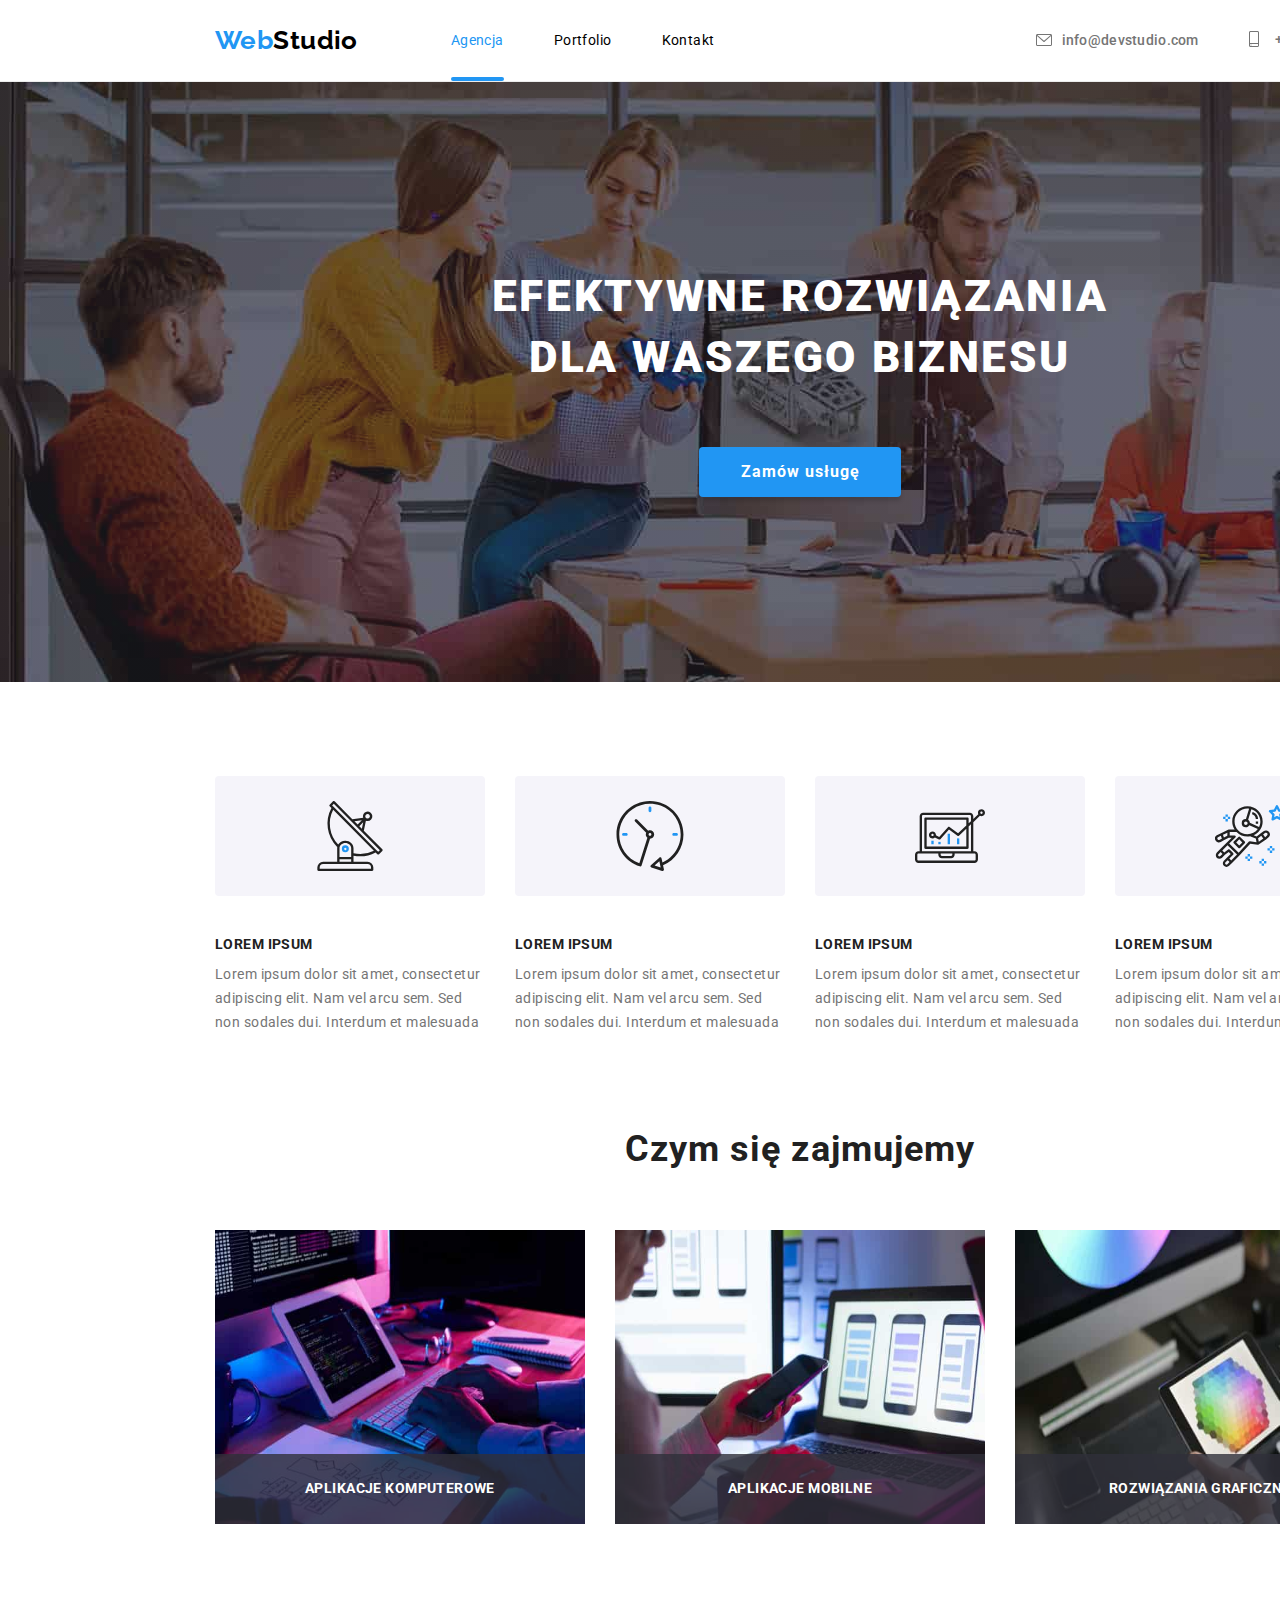
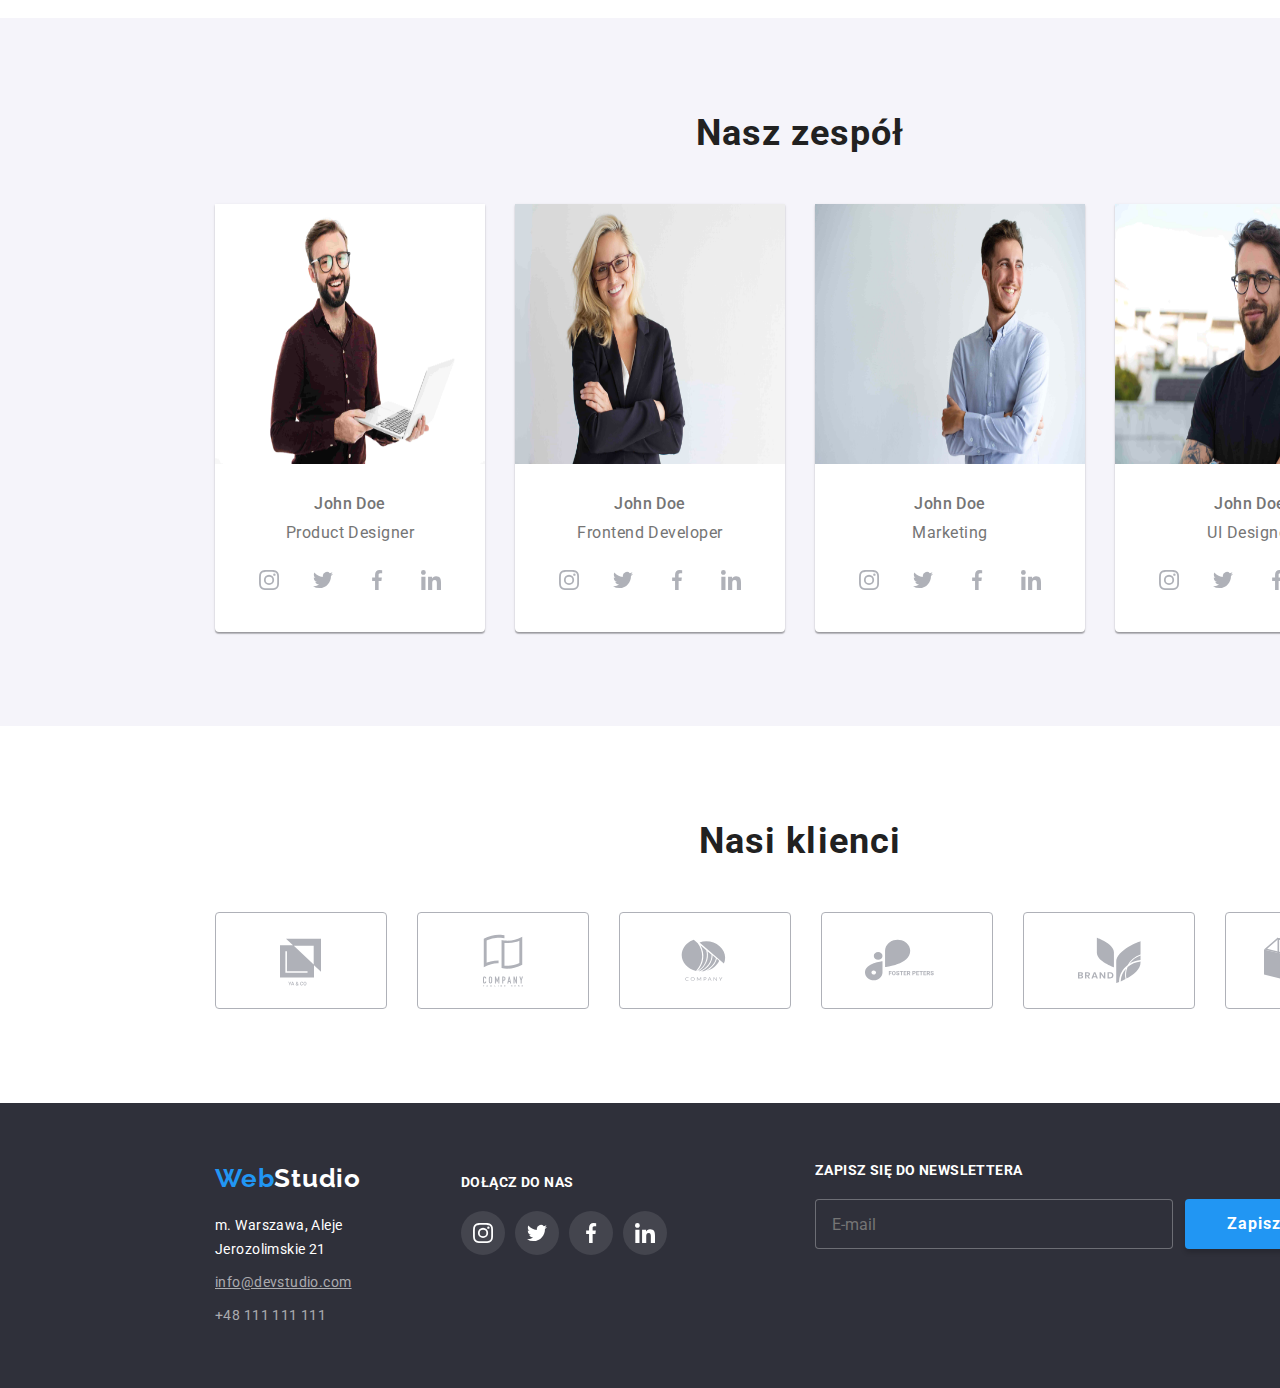
<file: index.html>
<!DOCTYPE html>
<html lang="pl-Pl">
  <head>
    <meta charset="UTF-8" />
    <meta http-equiv="X-UA-Compatible" content="IE=edge" />
    <meta name="viewport" content="width=device-width, initial-scale=1.0" />
    <link
      rel="stylesheet"
      href="https://cdnjs.cloudflare.com/ajax/libs/modern-normalize/1.1.0/modern-normalize.css"
      integrity="sha512-Y0MM+V6ymRKN2zStTqzQ227DWhhp4Mzdo6gnlRnuaNCbc+YN/ZH0sBCLTM4M0oSy9c9VKiCvd4Jk44aCLrNS5Q=="
      crossorigin="anonymous"
      referrerpolicy="no-referrer"
    />
    <link rel="stylesheet" href="css/main.min.css" />
    <link rel="preconnect" href="https://fonts.googleapis.com" />
    <link rel="preconnect" href="https://fonts.gstatic.com" crossorigin />
    <link
      href="https://fonts.googleapis.com/css2?family=Raleway:wght@700&family=Roboto:wght@400;500;700;900&display=swap"
      rel="stylesheet"
    />
    <title>WebStudio</title>
  </head>
  <body>
    <header class="border-header">
      <div class="container header">
        <a href="./index.html" class="logo"
        ><span class="logo__blue-text">Web</span
          ><span class="logo__black-text">Studio</span>
        </a>
        <nav class="header-list">
          <ul class="navigation">
            <li>
              <a
                href="./index.html"
                class="navigation__current-button navigation__current-link"
                >Agencja</a
              >
            </li>
            <li>
              <a
                class="navigation__button"
                href="./portfolio.html"
                >Portfolio</a
              >
            </li>
            <li>
              <a
                class="navigation__button"
                href="./contact.html"
                >Kontakt</a
              >
            </li>
          </ul>
        </nav>
        <ul class="contact">
          <li>
            <a
              class="contact__link-header"
              href="mailto:info@devstudio.com"
            >
                <svg class="contact__link--header-icon contact__link--links contact__link--icon contact__link--icons">
                  <use
                    href="images/icons.svg#icon-envelope"
                    width="16"
                    height="16"
                  ></use>
                </svg>
                info@devstudio.com</a
              >
            </li>
          <li>
            <a
              class="contact__link-header"
              href="tel:+48111111111"
            >
              <svg class="contact__link--icons contact__link--icon contact__link--links">
                <use
                  href="images/icons.svg#icon-smartphone"
                  width="16"
                  height="16"
                ></use>
              </svg>
              +48 111 111 111</a
            >
          </li>
        </ul>
      </div>
      </header>
      <section class="section">
        <div class="section__flex section__background-image">
        <h1 class="section__title">
          EFEKTYWNE ROZWIĄZANIA <br />
          DLA WASZEGO BIZNESU
        </h1>
        <button class="section__modal-button" type="button" data-modal-open>
          Zamów usługę
        </button>
      </div>
    </section>
    <section>
      <div class="container">
        <ul class="icons-box">
          <li class="icon-box__vector">
            <svg height="70px" width="70px">
              <use href="images/icons.svg#icon-antenna"></use>
            </svg>
          </li>
          <li class="icon-box__vector">
            <svg height="70px" width="70px">
              <use href="images/icons.svg#icon-clock"></use>
            </svg>
          </li>
          <li class="icon-box__vector">
            <svg height="70px" width="70px">
              <use href="images/icons.svg#icon-diagram"></use>
            </svg>
          </li>
          <li class="icon-box__vector">
            <svg height="70px" width="70px">
              <use href="images/icons.svg#icon-astronaut"></use>
            </svg>
          </li>
        </ul>
      </div>
      <div class="container">
        <ul class="lorem">
          <li>
            <h4 class="lorem__heading">LOREM IPSUM</h4>
            <p class="lorem__text">
              Lorem ipsum dolor sit amet, consectetur adipiscing elit. Nam vel
              arcu sem. Sed non sodales dui. Interdum et malesuada
            </p>
          </li>
          <li>
            <h4 class="lorem__heading">LOREM IPSUM</h4>
            <p class="lorem__text">
              Lorem ipsum dolor sit amet, consectetur adipiscing elit. Nam vel
              arcu sem. Sed non sodales dui. Interdum et malesuada
            </p>
          </li>
          <li>
            <h4 class="lorem__heading">LOREM IPSUM</h4>
            <p class="lorem__text">
              Lorem ipsum dolor sit amet, consectetur adipiscing elit. Nam vel
              arcu sem. Sed non sodales dui. Interdum et malesuada
            </p>
          </li>
          <li>
            <h4 class="lorem__heading">LOREM IPSUM</h4>
            <p class="lorem__text">
              Lorem ipsum dolor sit amet, consectetur adipiscing elit. Nam vel
              arcu sem. Sed non sodales dui. Interdum et malesuada
            </p>
          </li>
        </ul>
      </div>
    </section>
    <section class="container activity">
      <h2>Czym się zajmujemy</h2>
      <ul>
        <li class="activity__caption">
          <img
            src="images/image1.jpg"
            alt="Programista piszący kod na klawiaturze"
            width="370"
            height="294"
          />
          <p class="activity__picture">APLIKACJE KOMPUTEROWE</p>
        </li>
        <li class="activity__caption">
          <img
            src="images/image2.jpg"
            alt="Programistka korzysta jednocześnie z komputera i smartfonu"
            width="370"
            height="294"
          />
          <p class="activity__picture">APLIKACJE MOBILNE</p>
        </li>
        <li class="activity__caption">
          <img
            src="images/image3.jpg"
            alt="Programistka trzyma w ręku smartfon z wyświetlaczem na którym jest kolorowy sześciokąt"
            width="370"
            height="294"
          />
          <p class="activity__picture">ROZWIĄZANIA GRAFICZNE</p>
        </li>
      </ul>
    </section>
    <section class="team">
      <div class="container">
        <h2>Nasz zespół</h2>
        <ul>
          <li>
            <figure>
              <img
                src="images/image1_1.jpg"
                alt="Męźczyzna w okularach"
                width="270"
                height="260"
              />
              <figcaption>
                <h4>John Doe</h4>
                <p>Product Designer</p>
                <div class="team__social-links">
                  <a href="">
                    <svg width="44px" height="44px">
                      <use
                        width="20px"
                        height="20px"
                        x="12"
                        y="12"
                        href="./images/icons.svg#icon-instagram"
                      ></use>
                    </svg>
                  </a>
                  <a href="">
                    <svg width="44px" height="44px">
                      <use
                        width="20px"
                        height="20px"
                        x="12"
                        y="12"
                        href="./images/icons.svg#icon-twitter"
                      ></use>
                    </svg>
                  </a>
                  <a href="">
                    <svg width="44px" height="44px">
                      <use
                        width="20px"
                        height="20px"
                        x="12"
                        y="12"
                        href="./images/icons.svg#icon-facebook"
                      ></use>
                    </svg>
                  </a>
                  <a href="">
                    <svg width="44px" height="44px">
                      <use
                        width="20px"
                        height="20px"
                        x="12"
                        y="12"
                        href="./images/icons.svg#icon-linkedin"
                      ></use>
                    </svg>
                  </a>
                </div>
              </figcaption>
            </figure>
          </li>
          <li>
            <figure>
              <img
                src="images/image1_2.jpg"
                alt="Kobieta w okularach"
                width="270"
                height="260"
              />
              <figcaption>
                <h4>John Doe</h4>
                <p>Frontend Developer</p>
                <div class="team__social-links">
                  <a href="">
                    <svg width="44px" height="44px">
                      <use
                        width="20px"
                        height="20px"
                        x="12"
                        y="12"
                        href="./images/icons.svg#icon-instagram"
                      ></use>
                    </svg>
                  </a>
                  <a href="">
                    <svg width="44px" height="44px">
                      <use
                        width="20px"
                        height="20px"
                        x="12"
                        y="12"
                        href="./images/icons.svg#icon-twitter"
                      ></use>
                    </svg>
                  </a>
                  <a href="">
                    <svg width="44px" height="44px">
                      <use
                        width="20px"
                        height="20px"
                        x="12"
                        y="12"
                        href="./images/icons.svg#icon-facebook"
                      ></use>
                    </svg>
                  </a>
                  <a href="">
                    <svg width="44px" height="44px">
                      <use
                        width="20px"
                        height="20px"
                        x="12"
                        y="12"
                        href="./images/icons.svg#icon-linkedin"
                      ></use>
                    </svg>
                  </a>
                </div>
              </figcaption>
            </figure>
          </li>
          <li>
            <figure>
              <img
                src="images/image1_3.jpg"
                alt="Uśmiechnięty męźczyzna spoglądający w lewą stronę"
                width="270"
                height="260"
              />
              <figcaption>
                <h4>John Doe</h4>
                <p>Marketing</p>
                <div class="team__social-links">
                  <a href="">
                    <svg width="44px" height="44px">
                      <use
                        width="20px"
                        height="20px"
                        x="12"
                        y="12"
                        href="./images/icons.svg#icon-instagram"
                      ></use>
                    </svg>
                  </a>
                  <a href="">
                    <svg width="44px" height="44px">
                      <use
                        width="20px"
                        height="20px"
                        x="12"
                        y="12"
                        href="./images/icons.svg#icon-twitter"
                      ></use>
                    </svg>
                  </a>
                  <a href="">
                    <svg width="44px" height="44px">
                      <use
                        width="20px"
                        height="20px"
                        x="12"
                        y="12"
                        href="./images/icons.svg#icon-facebook"
                      ></use>
                    </svg>
                  </a>
                  <a href="">
                    <svg width="44px" height="44px">
                      <use
                        width="20px"
                        height="20px"
                        x="12"
                        y="12"
                        href="./images/icons.svg#icon-linkedin"
                      ></use>
                    </svg>
                  </a>
                </div>
              </figcaption>
            </figure>
          </li>
          <li>
            <figure>
              <img
                src="./images/image1_4.jpg"
                alt="Męźczyzna w okularach"
                width="270"
                height="260"
              />
              <figcaption>
                <h4>John Doe</h4>
                <p>UI Designer</p>
                <div class="team__social-links">
                  <a href="">
                    <svg width="44px" height="44px">
                      <use
                        width="20px"
                        height="20px"
                        x="12"
                        y="12"
                        href="./images/icons.svg#icon-instagram"
                      ></use>
                    </svg>
                  </a>
                  <a href="">
                    <svg width="44px" height="44px">
                      <use
                        width="20px"
                        height="20px"
                        x="12"
                        y="12"
                        href="images/icons.svg#icon-twitter"
                      ></use>
                    </svg>
                  </a>
                  <a href="">
                    <svg width="44px" height="44px">
                      <use
                        width="20px"
                        height="20px"
                        x="12"
                        y="12"
                        href="images/icons.svg#icon-facebook"
                      ></use>
                    </svg>
                  </a>
                  <a href="">
                    <svg width="44px" height="44px">
                      <use
                        width="20px"
                        height="20px"
                        x="12"
                        y="12"
                        href="images/icons.svg#icon-linkedin"
                      ></use>
                    </svg>
                  </a>
                </div>
              </figcaption>
            </figure>
          </li>
        </ul>
      </div>
    </section>
    <section class="container">
      <div class="customers">
      <h2>Nasi klienci</h2>
      <ul>
        <li>
          <a href="">
            <svg class="customers__icon" width="106px" height="60px">
              <use href="./images/icons.svg#icon-logo-1"></use>
            </svg>
          </a>
        </li>
        <li>
          <a href="">
            <svg class="customers__icon" width="106px" height="60px">
              <use href="./images/icons.svg#icon-logo-2"></use>
            </svg>
          </a>
        </li>
        <li>
          <a href="">
            <svg class="customers__icon" width="106px" height="60px">
              <use href="./images/icons.svg#icon-logo-3"></use>
            </svg>
          </a>
        </li>
        <li>
          <a href="">
            <svg class="customers__icon" width="106px" height="60px">
              <use href="./images/icons.svg#icon-logo-4"></use>
            </svg>
          </a>
        </li>
        <li>
          <a href="">
            <svg class="customers__icon" width="106px" height="60px">
              <use href="./images/icons.svg#icon-logo-5"></use>
            </svg>
          </a>
        </li>
        <li>
          <a href="">
            <svg class="customers__icon" width="106px" height="60px">
              <use href="./images/icons.svg#icon-logo-6"></use>
            </svg>
          </a>
        </li>
      </ul>
      </div>
    </section>
    <footer>
      <div class="container">
        <div>
          <a class="footer-logo" href="index.html"
            ><span class="footer__text--blue">Web</span>Studio</a
          >
          <address class="footer__address">
            <span>m. Warszawa, Aleje Jerozolimskie 21</span>
            <a class="footer__address-mail" href="mailto:info@devstudio.com"
              >info@devstudio.com</a
            >
            <a class="footer__address-tel" href="tel:+48111111111"
              >+48 111 111 111</a
            >
          </address>
        </div>
        <div class="footer-flex">
          <h4 class="footer__title newsletter__description">DOŁĄCZ DO NAS</h4>
          <ul class="footer__social-links">
            <li>
              <a href="" class="footer__social-icon">
                <svg width="44px" height="44px">
                  <use
                    width="20px"
                    height="20px"
                    x="12"
                    y="12"
                    href="./images/icons.svg#icon-instagram"
                  ></use>
                </svg>
              </a>
            </li>
            <li>
              <a href="" class="footer__social-icon">
                <svg width="44px" height="44px">
                  <use
                    width="20px"
                    height="20px"
                    x="12"
                    y="12"
                    href="./images/icons.svg#icon-twitter"
                  ></use>
                </svg>
              </a>
            </li>
            <li>
              <a href="" class="footer__social-icon">
                <svg width="44px" height="44px">
                  <use
                    width="20px"
                    height="20px"
                    x="12"
                    y="12"
                    href="./images/icons.svg#icon-facebook"
                  ></use>
                </svg>
              </a>
            </li>
            <li>
              <a href="" class="footer__social-icon">
                <svg width="44px" height="44px">
                  <use
                    width="20px"
                    height="20px"
                    x="12"
                    y="12"
                    href="./images/icons.svg#icon-linkedin"
                  ></use>
                </svg>
              </a>
            </li>
          </ul>
        </div>
        <div class="newsletter">
          <h4 class="newsletter__description">ZAPISZ SIĘ DO NEWSLETTERA</h4>
          <ul class="newsletter__footer-list">
              <li>
                <form>
                <input type="email" name="email" class="newsletter__input" required
                  placeholder="E-mail"/>
              </li>
              <li>
                <button type="submit" class="newsletter__button-active">
                  Zapisz się
                  <svg class="newsletter__icon-send" width="24px" height="24px">
                    <use href="./images/icons.svg#icon-button"></use>
                  </svg>
                </button>
                </form>
              </li>
            </ul>
          </div>
        </div>
      </footer>
      <div class="backdrop is-hidden" data-modal>
        <div class="modal">
          <button type="button" class="close-btn" data-modal-close>
            <svg width="18" height="18" class="button-x">
              <use href="./images/icons.svg#icon-close"></use>
            </svg>
          </button>
          <h4 class="modal-form">Zostaw swoje dane w formularzu poniźej</h4>
          <form>
            <label class="modal-label"
              >Imię<input
                type="text"
                name="user-name"
                required
                class="modal-input"
              />
              <svg width="12px" height="12px" class="modal-icon">
                <use href="./images/icons.svg#icon-person-black"></use>
              </svg>
            </label>
            <label class="modal-label"
              >Telefon<input
                type="tel"
                name="user-tel"
                required
                class="modal-input"
              />
              <svg width="13px" height="13px" class="modal-icon">
                <use href="./images/icons.svg#icon-telephone"></use>
              </svg>
            </label>
            <label class="modal-label"
              >Email<input
                type="email"
                name="user-email"
                required
                class="modal-input"
              />
              <svg width="15px" height="12px" class="modal-icon">
                <use href="./images/icons.svg#icon-email-black"></use>
              </svg>
            </label>
            <label class="modal-label"
              >Komentarz
              <textarea
                name="feedback"
                placeholder="Wprowadź tekst"
                required
                class="modal-input modal-textarea"
              ></textarea>
            </label>
            <label class="label-terms">
              <input
                type="checkbox"
                name="label-terms"
                value="terms-of-use"
                class="checkbox checkbox-hidden"
              />
              <span
                >Oświadczam, iź akceptuję
                <a href="#" class="text--blue">Regulamin</a> i
                <a href="#" class="text--blue">Politykę Prywantości.</a></span
              >
            </label>
            <button type="submit" class="button-portfolio-modal form-button">
              Wyślij
            </button>
          </form>
        </div>
      </div>
      <script src="./js/modal.js"></script>
    </body>
  </html>
</file>
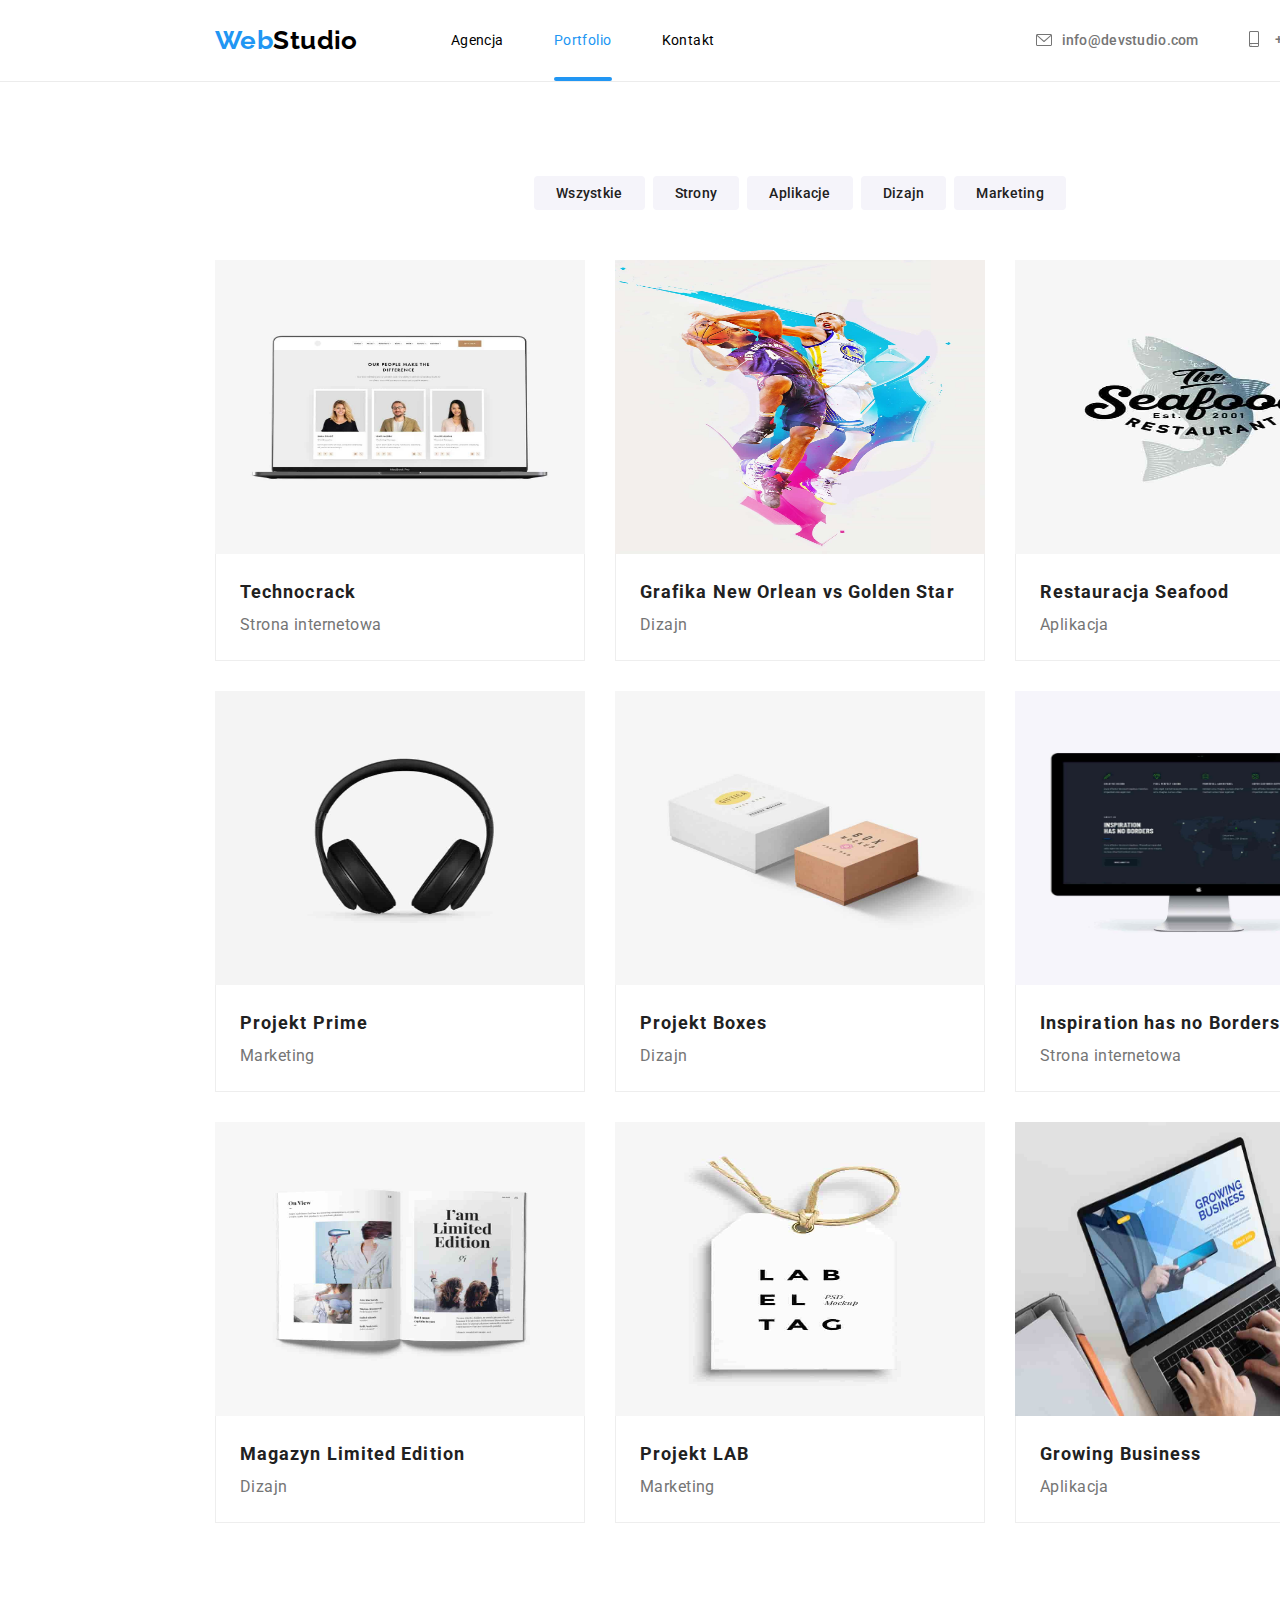
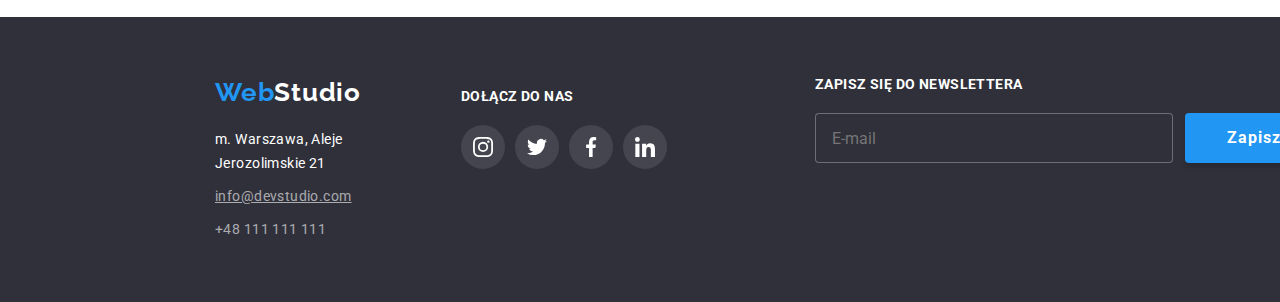
<file: portfolio.html>
<!DOCTYPE html>
<html lang="pl-Pl">
  <head>
    <meta charset="UTF-8" />
    <meta http-equiv="X-UA-Compatible" content="IE=edge" />
    <meta name="viewport" content="width=device-width, initial-scale=1.0" />
    <link
      rel="stylesheet"
      href="https://cdnjs.cloudflare.com/ajax/libs/modern-normalize/1.1.0/modern-normalize.css"
      integrity="sha512-Y0MM+V6ymRKN2zStTqzQ227DWhhp4Mzdo6gnlRnuaNCbc+YN/ZH0sBCLTM4M0oSy9c9VKiCvd4Jk44aCLrNS5Q=="
      crossorigin="anonymous"
      referrerpolicy="no-referrer"
    />
    <link rel="stylesheet" href="css/main.min.css" />
    <link rel="preconnect" href="https://fonts.googleapis.com" />
    <link rel="preconnect" href="https://fonts.gstatic.com" crossorigin />
    <link
      href="https://fonts.googleapis.com/css2?family=Raleway:wght@700&family=Roboto:wght@400;500;700;900&display=swap"
      rel="stylesheet"
    />
    <title>WebStudio</title>
  </head>
  <body>
    <header class="border-header">
      <div class="container header">
        <a href="./index.html" class="logo"
        ><span class="logo__blue-text">Web</span
          ><span class="logo__black-text">Studio</span>
        </a>
        <nav class="header-list">
          <ul class="navigation">
          <li>
            <a href="./index.html" class="navigation__button">Agencja</a>
          </li>
          <li>
            <a class="navigation__current-button navigation__current-link"
              href="./portfolio.html">Portfolio</a>
          </li>
          <li>
            <a class="navigation__button" href="./contact.html">Kontakt</a>
          </li>
        </ul>
      </nav>
        <ul class="contact">
          <li>
            <a
              class="contact__link-header"
              href="mailto:info@devstudio.com"
            >
                <svg class="contact__link--header-icon contact__link--links contact__link--icon contact__link--icons">
                  <use
                    href="images/icons.svg#icon-envelope"
                    width="16"
                    height="16"
                  ></use>
                </svg>
                info@devstudio.com</a
              >
            </li>
          <li>
            <a
              class="contact__link-header"
              href="tel:+48111111111"
            >
              <svg class="contact__link--icons contact__link--icon contact__link--links">
                <use
                  href="images/icons.svg#icon-smartphone"
                  width="16"
                  height="16"
                ></use>
              </svg>
              +48 111 111 111</a
            >
          </li>
        </ul>
      </div>
      </header>
    <section class="section-portfolio">
      <div class="container">
        <ul class="section-portfolio__header-list section-portfolio__button-style">
          <li>
            <button
              class="section-portfolio__buttons"
              type="button">
              Wszystkie
            </button>
          </li>
          <li>
            <button
              class="section-portfolio__buttons"
              type="button"
            >
              Strony
            </button>
          </li>
          <li>
            <button
              class="section-portfolio__buttons"
              type="button"
            >
              Aplikacje
            </button>
          </li>
          <li>
            <button
              class="section-portfolio__buttons"
              type="button"
            >
              Dizajn
            </button>
          </li>
          <li>
            <button
              class="section-portfolio__buttons"
              type="button"
            >
              Marketing
            </button>
          </li>
        </ul>
      </div>
    </section>
    <section class="portfolio">
      <div class="container">
        <ul class="portfolio__elements portfolio__header-list">
          <li class="portfolio__element portfolio__projects">
            <div class="portfolio__hidden-elements">
              <img
                class="portfolio__photo"
                src="images/image2_1.jpg"
                alt="Strona internetowa z trzema zdjęciami - dwóch kobiet i męźczyzny pośrodku"
                width="370"
                height="294"
              />
              <div class="portfolio__hidden-background">
                <p class="portfolio__hidden-text">
                  Technocrack jest popularną platformą wykorzystywaną do
                  rozpowszechniania koronawirusa. Firmy wykorzystują tę
                  platformę do celów szpiegowskich i ataków na niezabezpieczone
                  serwery konkurencji
                </p>
              </div>
            </div>
            <ul
              class="portfolio__projects-describe portfolio__project-border portfolio__description"
            >
              <li class="portfolio__project-name">Technocrack</li>
              <li class="portfolio__project-text">Strona internetowa</li>
            </ul>
          </li>
          <li class="portfolio__element portfolio__projects">
            <div class="portfolio__hidden-elements">
              <img
                class="portfolio__photo"
                src="images/image2_2.jpg"
                alt="Grafika prezentująca dwóch koszykarzy w grze"
                width="370"
                height="294"
              />
              <div class="portfolio__hidden-background">
                <p class="portfolio__hidden-text">
                  Technocrack jest popularną platformą wykorzystywaną do
                  rozpowszechniania koronawirusa. Firmy wykorzystują tę
                  platformę do celów szpiegowskich i ataków na niezabezpieczone
                  serwery konkurencji
                </p>
              </div>
            </div>
            <ul
              class="portfolio__projects-describe portfolio__project-border portfolio__description"
            >
              <li class="portfolio__project-name">
                Grafika New Orlean vs Golden Star
              </li>
              <li class="portfolio__project-text">Dizajn</li>
            </ul>
          </li>
          <li class="portfolio__element portfolio__projects">
            <div class="portfolio__hidden-elements">
              <img
                class="portfolio__photo"
                src="images/image2_3.jpg"
                alt="Grafika z szyldem o treści - The Seafood Restaurant Est. 2001"
                width="370"
                height="294"
              />
              <div class="portfolio__hidden-background">
                <p class="portfolio__hidden-text">
                  Technocrack jest popularną platformą wykorzystywaną do
                  rozpowszechniania koronawirusa. Firmy wykorzystują tę
                  platformę do celów szpiegowskich i ataków na niezabezpieczone
                  serwery konkurencji
                </p>
              </div>
            </div>
            <ul
              class="portfolio__projects-describe portfolio__project-border portfolio__description"
            >
              <li class="portfolio__project-name">
                Restauracja Seafood
              </li>
              <li class="portfolio__project-text">Aplikacja</li>
            </ul>
          </li>
          <li class="portfolio__element portfolio__projects">
            <div class="portfolio__hidden-elements">
              <img
                class="portfolio__photo"
                src="images/image2_4.jpg"
                alt="Zdjęcie słuchawki nausznej"
                width="370"
                height="294"
              />
              <div class="portfolio__hidden-background">
                <p class="portfolio__hidden-text">
                  Technocrack jest popularną platformą wykorzystywaną do
                  rozpowszechniania koronawirusa. Firmy wykorzystują tę
                  platformę do celów szpiegowskich i ataków na niezabezpieczone
                  serwery konkurencji
                </p>
              </div>
            </div>
            <ul
              class="portfolio__projects-describe portfolio__project-border portfolio__description"
            >
              <li class="portfolio__project-name">Projekt Prime</li>
              <li class="portfolio__project-text">Marketing</li>
            </ul>
          </li>
          <li class="portfolio__element portfolio__projects">
            <div class="portfolio__hidden-elements">
              <img
                class="portfolio__photo"
                src="images/image2_5.jpg"
                alt="Zdjęcie dwóch opisanych pudełek"
                width="370"
                height="294"
              />
              <div class="portfolio__hidden-background">
                <p class="portfolio__hidden-text">
                  Technocrack jest popularną platformą wykorzystywaną do
                  rozpowszechniania koronawirusa. Firmy wykorzystują tę
                  platformę do celów szpiegowskich i ataków na niezabezpieczone
                  serwery konkurencji
                </p>
              </div>
            </div>
            <ul
              class="portfolio__projects-describe portfolio__project-border portfolio__description"
            >
              <li class="portfolio__project-name">Projekt Boxes</li>
              <li class="portfolio__project-text">Dizajn</li>
            </ul>
          </li>
          <li class="portfolio__element portfolio__projects">
            <div class="portfolio__hidden-elements">
              <img
                class="portfolio__photo"
                src="images/image2_6.jpg"
                alt="Zdjęcie mapy świata z napisem - Inspiration has no Borders"
                width="370"
                height="294"
              />
              <div class="portfolio__hidden-background">
                <p class="portfolio__hidden-text">
                  Technocrack jest popularną platformą wykorzystywaną do
                  rozpowszechniania koronawirusa. Firmy wykorzystują tę
                  platformę do celów szpiegowskich i ataków na niezabezpieczone
                  serwery konkurencji
                </p>
              </div>
            </div>
            <ul
              class="portfolio__projects-describe portfolio__project-border portfolio__description"
            >
              <li class="portfolio__project-name">
                Inspiration has no Borders
              </li>
              <li class="portfolio__project-text">Strona internetowa</li>
            </ul>
          </li>
          <li class="portfolio__element portfolio__projects">
            <div class="portfolio__hidden-elements">
              <img
                class="portfolio__photo"
                src="images/image2_7.jpg"
                alt="Zdjęcie otwartej strony ksiąźki z napisem I'am Limited Edition"
                width="370"
                height="294"
              />
              <div class="portfolio__hidden-background">
                <p class="portfolio__hidden-text">
                  Technocrack jest popularną platformą wykorzystywaną do
                  rozpowszechniania koronawirusa. Firmy wykorzystują tę
                  platformę do celów szpiegowskich i ataków na niezabezpieczone
                  serwery konkurencji
                </p>
              </div>
            </div>
            <ul
              class="portfolio__projects-describe portfolio__project-border portfolio__description"
            >
              <li class="portfolio__project-name">
                Magazyn Limited Edition
              </li>
              <li class="portfolio__project-text">Dizajn</li>
            </ul>
          </li>
          <li class="portfolio__element portfolio__projects">
            <div class="portfolio__hidden-elements">
              <img
                class="portfolio__photo"
                src="images/image2_8.jpg"
                alt="Zdjęcie metki z napisem LABELTAG PSD Mackup"
                width="370"
                height="294"
              />
              <div class="portfolio__hidden-background">
                <p class="portfolio__hidden-text">
                  Technocrack jest popularną platformą wykorzystywaną do
                  rozpowszechniania koronawirusa. Firmy wykorzystują tę
                  platformę do celów szpiegowskich i ataków na niezabezpieczone
                  serwery konkurencji
                </p>
              </div>
            </div>
            <ul
              class="portfolio__projects-describe portfolio__project-border portfolio__description"
            >
              <li class="portfolio__project-name">Projekt LAB</li>
              <li class="portfolio__project-text">Marketing</li>
            </ul>
          </li>
          <li class="portfolio__element portfolio__projects">
            <div class="portfolio__hidden-elements">
              <img
                class="portfolio__photo"
                src="images/image2_9.jpg"
                alt="Programistka trzyma ręce na klawiaturze laptopa z napisem na ekranie Growing Business"
                width="370"
                height="294"/>
              <div class="portfolio__hidden-background">
                <p class="portfolio__hidden-text">
                  Technocrack jest popularną platformą wykorzystywaną do
                  rozpowszechniania koronawirusa. Firmy wykorzystują tę
                  platformę do celów szpiegowskich i ataków na niezabezpieczone
                  serwery konkurencji
                </p>
              </div>
            </div>
            <ul
              class="portfolio__projects-describe portfolio__project-border portfolio__description"
            >
              <li class="portfolio__project-name">Growing Business</li>
              <li class="portfolio__project-text">Aplikacja</li>
            </ul>
          </li>
        </ul>
      </div>
    </section>
    <footer>
      <div class="container">
        <div>
          <a class="footer-logo" href="index.html"
            ><span class="text--blue">Web</span>Studio</a
          >
          <address class="footer__address">
            <span>m. Warszawa, Aleje Jerozolimskie 21</span>
            <a class="footer__address-mail" href="mailto:info@devstudio.com"
              >info@devstudio.com</a
            >
            <a class="footer__address-tel" href="tel:+48111111111"
              >+48 111 111 111</a
            >
          </address>
        </div>
              <div class="footer-flex">
                <h4 class="footer__title newsletter__description">DOŁĄCZ DO NAS</h4>
                <ul class="footer__social-links">
                  <li>
              <a href="" class="footer__social-icon">
                <svg width="44px" height="44px">
                  <use
                    width="20px"
                    height="20px"
                    x="12"
                    y="12"
                    href="./images/icons.svg#icon-instagram"
                  ></use>
                </svg>
              </a>
            </li>
            <li>
              <a href="" class="footer__social-icon">
                <svg width="44px" height="44px">
                  <use
                    width="20px"
                    height="20px"
                    x="12"
                    y="12"
                    href="./images/icons.svg#icon-twitter"
                  ></use>
                </svg>
              </a>
            </li>
            <li>
              <a href="" class="footer__social-icon">
                <svg width="44px" height="44px">
                  <use
                    width="20px"
                    height="20px"
                    x="12"
                    y="12"
                    href="./images/icons.svg#icon-facebook"
                  ></use>
                </svg>
              </a>
            </li>
            <li>
              <a href="" class="footer__social-icon">
                <svg width="44px" height="44px">
                  <use
                    width="20px"
                    height="20px"
                    x="12"
                    y="12"
                    href="./images/icons.svg#icon-linkedin"
                  ></use>
                </svg>
              </a>
            </li>
          </ul>
        </div>
        <div class="newsletter">
          <h4 class="newsletter__description">ZAPISZ SIĘ DO NEWSLETTERA</h4>
          <ul class="newsletter__footer-list">
              <li>
                <form>
                <input type="email" name="email" class="newsletter__input" required
                  placeholder="E-mail"/>
              </li>
              <li>
                <button type="submit" class="newsletter__button-active">
                  Zapisz się
                  <svg class="newsletter__icon-send" width="24px" height="24px">
                    <use href="./images/icons.svg#icon-button"></use>
                  </svg>
                </button>
                </form>
              </li>
            </ul>
          </div>
        </div>
      </footer>
  </body>
</html>
</file>
<file: css/main.min.css>
body{font-family:"Roboto","Raleway",sans-serif;color:#757575;font-size:14px;letter-spacing:.03em;margin:0;padding:0;width:1600px;margin:0 auto}*{margin:0;padding:0}a:hover{color:#2196f3}.block{display:block}.project-border{border-left:1px solid #eee;border-right:1px solid #eee;border-bottom:1px solid #eee}.text{color:#212121}.text--blue{color:#2196f3}.text--black{color:#000}.text:hover,.text:focus{color:#2196f3;transition-duration:250ms;transition-timing-function:cubic-bezier(0.4, 0, 0.2, 1)}.no-margin-bottom{margin-bottom:0%}.header-list{list-style:none;text-decoration:none}.container{width:1200px;padding-left:15px;padding-right:15px;margin:0 auto}.text--blue:hover,.text--blue:focus{color:#2196f3;transition-duration:250ms;transition-timing-function:cubic-bezier(0.4, 0, 0.2, 1)}.contact__link-header:hover .contact__link--icons,.contact__link-header:focus .contact__link--icon{fill:#2196f3;transition-duration:250ms;transition-timing-function:cubic-bezier(0.4, 0, 0.2, 1)}.contact__link--links{text-decoration:none;font-size:14px}.contact__link-active,.contact__links:hover,.contact__links:focus{color:#2196f3}.customers a:hover .customers__icon,.customers a:focus .customers__icon{fill:#2196f3;transition-duration:250ms;transition-timing-function:cubic-bezier(0.4, 0, 0.2, 1)}.portfolio__element:hover .portfolio__hidden-background,.portfolio__element:focus .portfolio__hidden-background{transform:translateY(0px);transition-property:transform;transition-duration:250ms}.portfolio__projects:hover .portfolio-label{transform:translateY(0)}.portfolio__projects{padding:0;margin:0;width:370px;background-color:#fff;margin:0;transition:250ms box-shadow cubic-bezier(0.4, 0, 0.2, 1)}.section__modal-button{font-family:"Roboto";letter-spacing:.06em;color:#fff;box-shadow:0px 4px 4px rgba(0,0,0,.15);font-weight:700;font-size:16px;line-height:1.875;display:flex;text-align:center;background-color:#2196f3;border:none;padding:10px 41px 10px 42px;box-shadow:0px 4px 4px rgba(0,0,0,.15);border-radius:4px;cursor:pointer;margin:0 auto}.section__modal-button:hover,.section__modal-button:focus{background-color:#f5f4fa;box-shadow:0px 3px 1px rgba(33,150,243,.1019607843),0px 1px 2px rgba(33,150,243,.0784313725),0px 2px 2px rgba(33,150,243,.1215686275);color:#212121;transition-duration:250ms;transition-timing-function:cubic-bezier(0.4, 0, 0.2, 1)}.button-portfolio-modal{background-color:#2196f3;font-family:"Roboto",sans-serif;color:#fff;cursor:pointer;font-weight:700;font-size:16px;line-height:1.88;letter-spacing:.06em;border-style:none;display:block;box-shadow:0px 4px 4px rgba(0,0,0,.15);border-radius:4px;transition-property:color,background-color,box-shadow;transition-duration:250ms;transition-timing-function:cubic-bezier(0.4, 0, 0.2, 1)}.form-button{width:200px;height:50px;margin-left:164px}.close-btn{position:absolute;width:30px;height:30px;background-color:#fff;border:1px solid rgba(0,0,0,.1);box-sizing:border-box;cursor:pointer;display:flex;border-radius:50%;align-items:center;justify-content:center;top:8px;right:8px}.close-btn:hover,.close-btn:focus{transform:scale(1.25);background-color:#f5f4fa}.logo{font-family:"Raleway",sans-serif;font-weight:700;font-size:26px;line-height:1.174;color:#000;text-decoration:none;list-style:none}.logo__blue-text{color:#2196f3}.logo__black-text{color:#000}.footer-logo{font-family:"Raleway",sans-serif;display:block;text-decoration:none;color:#fff;font-weight:700;font-size:26px;line-height:1.193;margin-bottom:20px;letter-spacing:.03em}.footer-logo>span{color:#2196f3}.navigation__button{display:flex;text-decoration:none;list-style:none;color:#000}.navigation__button:hover,.navigation__button:focus{color:#2196f3;transition-duration:250ms;transition-timing-function:cubic-bezier(0.4, 0, 0.2, 1)}.navigation__current-button{display:flex;text-decoration:none;list-style:none;color:#2196f3}.navigation__current-link{position:relative}.navigation__current-link::after{content:"";position:absolute;width:100%;border-bottom:#2196f3;border-top-left-radius:2px;border-top-right-radius:2px;border-bottom-left-radius:2px;border-bottom-right-radius:2px;height:4px;background-color:#2196f3;margin-top:45px;display:block}.footer__address{display:block;font-style:normal}.footer__address>span{display:block;font-style:normal;font-size:14px;line-height:1.71;color:#fff;letter-spacing:.03em;text-decoration:none;margin-bottom:9px}.footer__address-mail{display:block;text-decoration:none;color:rgba(255,255,255,.6);font-size:14px;line-height:1.71;letter-spacing:.03em;text-decoration-line:underline;margin-bottom:9px}.footer__address-mail:hover,.footer__address-mail:focus{color:#2196f3;transition-duration:250ms;transition-timing-function:cubic-bezier(0.4, 0, 0.2, 1)}.footer__address-tel{display:block;text-decoration:none;color:rgba(255,255,255,.6);font-size:14px;line-height:1.71;letter-spacing:.03em}.footer__address-tel:hover,.footer__address-tel:focus{color:#2196f3;transition-duration:250ms;transition-timing-function:cubic-bezier(0.4, 0, 0.2, 1)}.footer__text--blue:hover,.footer__text--blue:focus{color:#2196f3;transition-duration:250ms;transition-timing-function:cubic-bezier(0.4, 0, 0.2, 1)}.team__social-links{display:flex;justify-content:space-between;margin-top:16px;grid-gap:10px}.team__social-links a{width:44px;height:44px;border-radius:50%;fill:#afb1b8}.team__social-links a:hover,.team__social-links a:focus{fill:#fff;background-color:#2196f3;transition-duration:250ms;transition-timing-function:cubic-bezier(0.4, 0, 0.2, 1)}.footer__social-links{display:flex;grid-gap:10px;list-style:none}.footer__social-linksli{width:44px;height:44px;border-radius:50%;background-color:rgba(255,255,255,.1019607843)}.footer__social-linkslili:hover,.footer__social-linkslili:focus{background-color:#2196f3;transition-duration:250ms;transition-timing-function:cubic-bezier(0.4, 0, 0.2, 1)}.footer__social-linkssvg{fill:#fff}.footer__social-icon{display:flex;justify-content:center;align-items:center;width:44px;height:44px;border-radius:50%;fill:#fff;background-color:rgba(255,255,255,.1);transition-property:background-color;transition-duration:250ms;transition-timing-function:cubic-bezier(0.4, 0, 0.2, 1)}.footer__social-icon:hover,.footer__social-icon:focus{background-color:#2196f3}.footer__title{display:block;font-weight:700;font-size:14px;line-height:1.14;letter-spacing:.03em;color:#fff;margin-bottom:20px}.header{flex-direction:row;display:flex;align-items:center;padding:25px 15px}.section__title{color:#fff;font-weight:900;font-size:44px;line-height:1.365;text-align:center;letter-spacing:.06em;text-transform:uppercase;margin-bottom:30px}.activity h2{font-weight:700;font-size:36px;line-height:1.17;text-align:center;letter-spacing:.03em;margin-top:0;margin-bottom:60px;color:#212121}.team h2{font-weight:700;font-size:36px;line-height:1.17;text-align:center;letter-spacing:.03em;margin-bottom:50px;color:#212121}.team h4{font-weight:500;font-size:16px;line-height:1.19;text-align:center;letter-spacing:.03em;margin-bottom:10px}.customers h2{font-weight:700;font-size:36px;line-height:1.167;text-align:center;letter-spacing:.03em;margin-bottom:50px;color:#212121}.newsletter__button-active{font-family:"Roboto";background-color:#2196f3;color:#fff;border-radius:4px;box-shadow:0px 4px 4px rgba(0,0,0,.15);cursor:pointer;width:200px;height:50px;font-weight:700;font-size:16px;line-height:1.88;letter-spacing:.06em;border-style:none;display:flex;padding-left:42px;align-items:center;text-align:center;transition-property:color,background-color,box-shadow;transition-duration:250ms;transition-timing-function:cubic-bezier(0.4, 0, 0.2, 1)}.newsletter__icon-send{fill:#fff;margin-left:24px}.newsletter__input{color:rgba(255,255,255,.6);background-color:#2f303a;width:358px;height:50px;padding-left:16px;font-weight:400;font-size:16px;line-height:20px;align-items:center;border:1px solid rgba(255,255,255,.3);border-radius:4px;outline:none;transition-duration:250ms;transition-timing-function:cubic-bezier(0.4, 0, 0.2, 1);transition-property:border}.newsletter__input:hover,.newsletter__input:focus{border:1px solid #2196f3;filter:drop-shadow(0px 4px 4px rgba(0, 0, 0, 0.15));border-radius:4px}.backdrop{position:fixed;display:flex;background-color:rgba(0,0,0,.2);left:0;top:0;right:0;bottom:0;width:100%;height:100%;opacity:100%;transition:opacity 250ms cubic-bezier(0.4, 0, 0.2, 1),visibility 250ms cubic-bezier(0.4, 0, 0.2, 1)}.is-hidden{opacity:0;visibility:hidden;pointer-events:none;transform:scale(0.1);transition:opacity 250ms linear,visibility 500ms linear}.modal{position:relative;width:528px;height:581px;background-color:#fff;box-shadow:0px 1px 3px rgba(0,0,0,.12),0px 1px 1px rgba(0,0,0,.14),0px 2px 1px rgba(0,0,0,.2);border-radius:4px;margin:auto;transition:transform 250ms cubic-bezier(0.4, 0, 0.2, 1)}.modal-form{font-weight:700;font-size:20px;line-height:23px;text-align:center;letter-spacing:.03em;color:#212121;margin-top:40px}.modal-label{display:block;position:relative;font-weight:400;font-size:12px;line-height:1.17;letter-spacing:.01em;color:#757575;margin-left:40px;fill:#2196f3}.modal-input{display:block;height:40px;width:448px;border:1px solid rgba(33,33,33,.2);border-radius:4px;color:#212121;font-size:12px;letter-spacing:.03em;line-height:1.25px;margin-top:4px;margin-bottom:10px;padding:0 0 0 42px;transition-duration:250ms;transition-timing-function:cubic-bezier(0.4, 0, 0.2, 1);transition-property:border;background-color:rgba(0,0,0,0)}.modal-input:hover,.modal-input:focus{border:1px solid #2196f3}.modal-input::placeholder{font-weight:400;font-size:12px;line-height:14px;letter-spacing:.01em;color:rgba(117,117,117,.05)}.modal-icon{position:absolute;fill:#212121;left:15px;bottom:20px;right:435px;width:16px;height:15px;transition-duration:250ms;transition-timing-function:cubic-bezier(0.4, 0, 0.2, 1);transition-property:fill;transform:translateY(50%);z-index:2}.modal-icon:hover,.modal-icon:focus{fill:#2196f3}.modal-textarea{width:448px;height:120px;resize:none;padding-top:12px;padding-left:16px}.label-terms{position:relative;font-weight:400;display:flex;font-size:14px;line-height:24px;letter-spacing:.03em;color:#757575;line-height:1.17;align-items:center;cursor:pointer;margin-top:20px;margin-bottom:20px;margin-left:55px}.checkbox{background-repeat:no-repeat;background-position:50% 50%;width:16px;height:15px;border:2px solid #212121;border-radius:2px;position:relative;transition-duration:250ms;transition-timing-function:cubic-bezier(0.4, 0, 0.2, 1);transition-property:background-color,background-image;margin-right:8px;cursor:pointer}.checkbox-hidden{-moz-appearance:none;-webkit-apperance:none;appearance:none}.checkbox:checked{background-image:url(../images/checkbox.jpg);border:none;background-color:#2196f3}.is-hidden .modal{transform:scale(0)}.navigation{display:flex;flex-direction:row;text-decoration:none;list-style:none;gap:50px;padding-left:93px}.border-header{border-bottom:1px solid #ececec}.contact{display:flex;gap:50px;margin:0 auto;padding:0 0 0 320px;list-style:none;text-decoration:none}.contact__link-header{display:flex;align-items:center;justify-content:space-between;text-decoration:none;list-style:none;font-weight:500;font-size:14px;color:#757575;list-style:none;line-height:1.15;letter-spacing:.02em}.contact__link--header-icon{background-color:#fff;margin-right:10px;margin-top:3px;width:16px;height:16px;fill:#757575;list-style:none;text-decoration:none}.contact__link--icons{background-color:#fff;margin-right:10px;width:16px;height:16px;fill:#757575;list-style:none;text-decoration:none}.section__flex{display:flex;flex-direction:column;justify-content:center;align-items:center;text-align:center;gap:30px;padding:106px 0}.section__background-image{margin:0 auto;background-repeat:no-repeat;background-position:center;max-width:1600px;height:600px;background-size:cover;background-image:linear-gradient(0deg, rgba(47, 48, 58, 0.4) 0%, rgba(47, 48, 58, 0.4) 100%),url("../images/background-image.jpg")}.icons-box{display:flex;flex-direction:row;flex-wrap:wrap;gap:30px;list-style:none;text-decoration:none}.icon-box__vector{width:270px;height:120px;background:#f5f4fa;border-radius:4px;margin-bottom:30px;margin-top:94px;display:flex;justify-content:center;align-items:center}.lorem{display:flex;flex-direction:row;justify-content:space-between;gap:30px;margin:0 auto;padding:0;list-style:none;text-decoration:none}.lorem__heading{font-weight:700;line-height:1.143;margin:0;padding-bottom:10px;padding-top:10px;color:#212121;font-weight:700;font-size:14px;line-height:1.143}.lorem__text{font-size:14px;line-height:1.72;margin:0}.activity{padding-top:94px;padding-bottom:94px}.activity ul{display:flex;justify-content:space-between;list-style:none;gap:30px}.activity li{position:relative}.activity img{display:block}.activity p{display:block;position:absolute;bottom:0;left:0;font-weight:700;font-size:14px;line-height:1.14;text-align:center;letter-spacing:.03em;text-transform:uppercase;color:#fff;width:370px;height:70px;background:rgba(47,48,58,.8)}.activity__caption{position:relative}.activity__picture{display:block;font-size:14px;left:0;margin:0;width:100%;font-weight:700;line-height:1.14;text-align:center;text-transform:uppercase;padding-top:27px;padding-bottom:27px;color:#fff;letter-spacing:.03em;position:absolute;bottom:0;left:0;width:370px;height:70px}.background-section{background:#f5f4fa}.team{padding-top:94px;padding-bottom:94px;background:#f5f4fa}.team ul{display:flex;justify-content:space-between;list-style:none;object-fit:contain}.team figure{background:#fff;box-shadow:0px 1px 3px rgba(0,0,0,.1215686275),0px 1px 1px rgba(0,0,0,.1411764706),0px 2px 1px rgba(0,0,0,.2);border-radius:0px 0px 4px 4px;display:flex;flex-direction:column}.team figcaption{padding:30px 32px}.team p{font-size:16px;line-height:1.19;text-align:center;letter-spacing:.03em;color:#757575}.customers{padding-top:94px;padding-bottom:94px;border-color:#757575}.customers ul{display:flex;justify-content:space-between;align-items:center;list-style:none}.customers a{display:block;border:1px solid #afb1b8;border-radius:4px;padding:17.71px 32px 14.25px}.customers a:hover,.customers a:focus{border-color:#2196f3;cursor:pointer;transition-duration:250ms;transition-timing-function:cubic-bezier(0.4, 0, 0.2, 1)}.customers li:not(:last-child){margin-right:30px}.customers__icon{fill:#afb1b8;border-color:#757575}footer{background-color:#2f303a;padding-top:60px;padding-bottom:60px}footer>div{display:flex;justify-content:flex-start;grid-gap:70px}.footer-flex{margin-top:12px}.footer-flex__social{display:block;font-weight:700;font-size:14px;line-height:1.14;letter-spacing:.03em;text-transform:uppercase;color:#fff;margin-bottom:20px}.footer-flex>span{display:block;font-weight:700;font-size:14px;line-height:1.14;letter-spacing:.03em;text-transform:uppercase;color:#fff;margin-bottom:20px}.newsletter{margin-left:78px}.newsletter__description{color:#fff;font-weight:700;font-size:14px;line-height:1.14;letter-spacing:.03em;margin-bottom:20px}.newsletter__footer-list{display:flex;gap:12px;list-style:none;text-decoration:none}.section-portfolio__button-style{display:flex;gap:8px;justify-content:center;margin:0}.section-portfolio__buttons{font-family:"Roboto";background-color:#f5f4fa;border-radius:4px;border:none;text-align:center;color:#212121;font-weight:500;font-size:14px;line-height:1.625;padding:6px 22px 6px 22px;letter-spacing:.02em;display:flex;justify-content:center;align-items:flex-start;list-style:none;gap:8px}.section-portfolio__buttons:hover,.section-portfolio__buttons:focus{color:#fff;background-color:#2196f3;box-shadow:0px 3px 1px rgba(0,0,0,.1019607843),0px 1px 2px rgba(0,0,0,.0784313725),0px 2px 2px rgba(0,0,0,.1215686275);transition-duration:250ms;transition-timing-function:cubic-bezier(0.4, 0, 0.2, 1);cursor:pointer}.section-portfolio{padding-top:94px;padding-right:94px;padding-bottom:50px;padding-left:94px;margin:0}.section-portfolio__header-list{color:#212121;list-style:none;text-decoration:none}.portfolio{display:flex;flex-direction:column;justify-content:center;align-items:center;text-align:center;gap:30px;padding-bottom:94px}.portfolio__elements{display:flex;flex-direction:row;flex-wrap:wrap;padding:0;gap:30px}.portfolio__element{position:relative}.portfolio__element:hover,.portfolio__element:focus{box-shadow:0px 1px 1px rgba(0,0,0,.12),0px 4px 4px rgba(0,0,0,.06),1px 4px 6px rgba(0,0,0,.16);cursor:pointer}.portfolio__header-list{list-style:none;text-decoration:none}.portfolio .portfolio__projects{padding:0;margin:0}.portfolio .portfolio__projects:hover,.portfolio .portfolio__projects:focus{cursor:pointer;transition-duration:250ms;transition-timing-function:cubic-bezier(0.4, 0, 0.2, 1)}.portfolio .portfolio__projects__projects-describe{border:#eee;flex-basis:calc((100% - 60px)/3);display:flex;flex-direction:column;gap:4px}.portfolio__project-name{color:#212121;font-weight:700;font-size:18px;line-height:2;letter-spacing:.06em;text-align:left;justify-content:left;margin:0;list-style:none;text-decoration:none}.portfolio__project-text{color:#757575;font-size:16px;line-height:1.875;justify-content:left;text-align:left;list-style:none;text-decoration:none}.portfolio__hidden-elements{display:flex;width:100%;justify-content:center;align-items:center;position:relative;overflow:hidden}.portfolio__photo{display:flex;justify-content:center;align-items:center}.portfolio__hidden-background{position:absolute;background:rgba(33,150,243,.9);width:100%;height:100%;max-height:294px;font-size:18px;transform:translateY(300px);transition:transform 250ms linear}.portfolio__hidden-text{justify-content:left;text-align:left;align-items:center;padding:49px 45px 49px 24px;font-size:18px;line-height:1.56;color:#fff}.portfolio__project-border{border-left:1px solid #eee;border-right:1px solid #eee;border-bottom:1px solid #eee}.portfolio__description{padding:20px 24px}.portfolio__description>p{margin:0}/*# sourceMappingURL=main.min.css.map */
</file>
